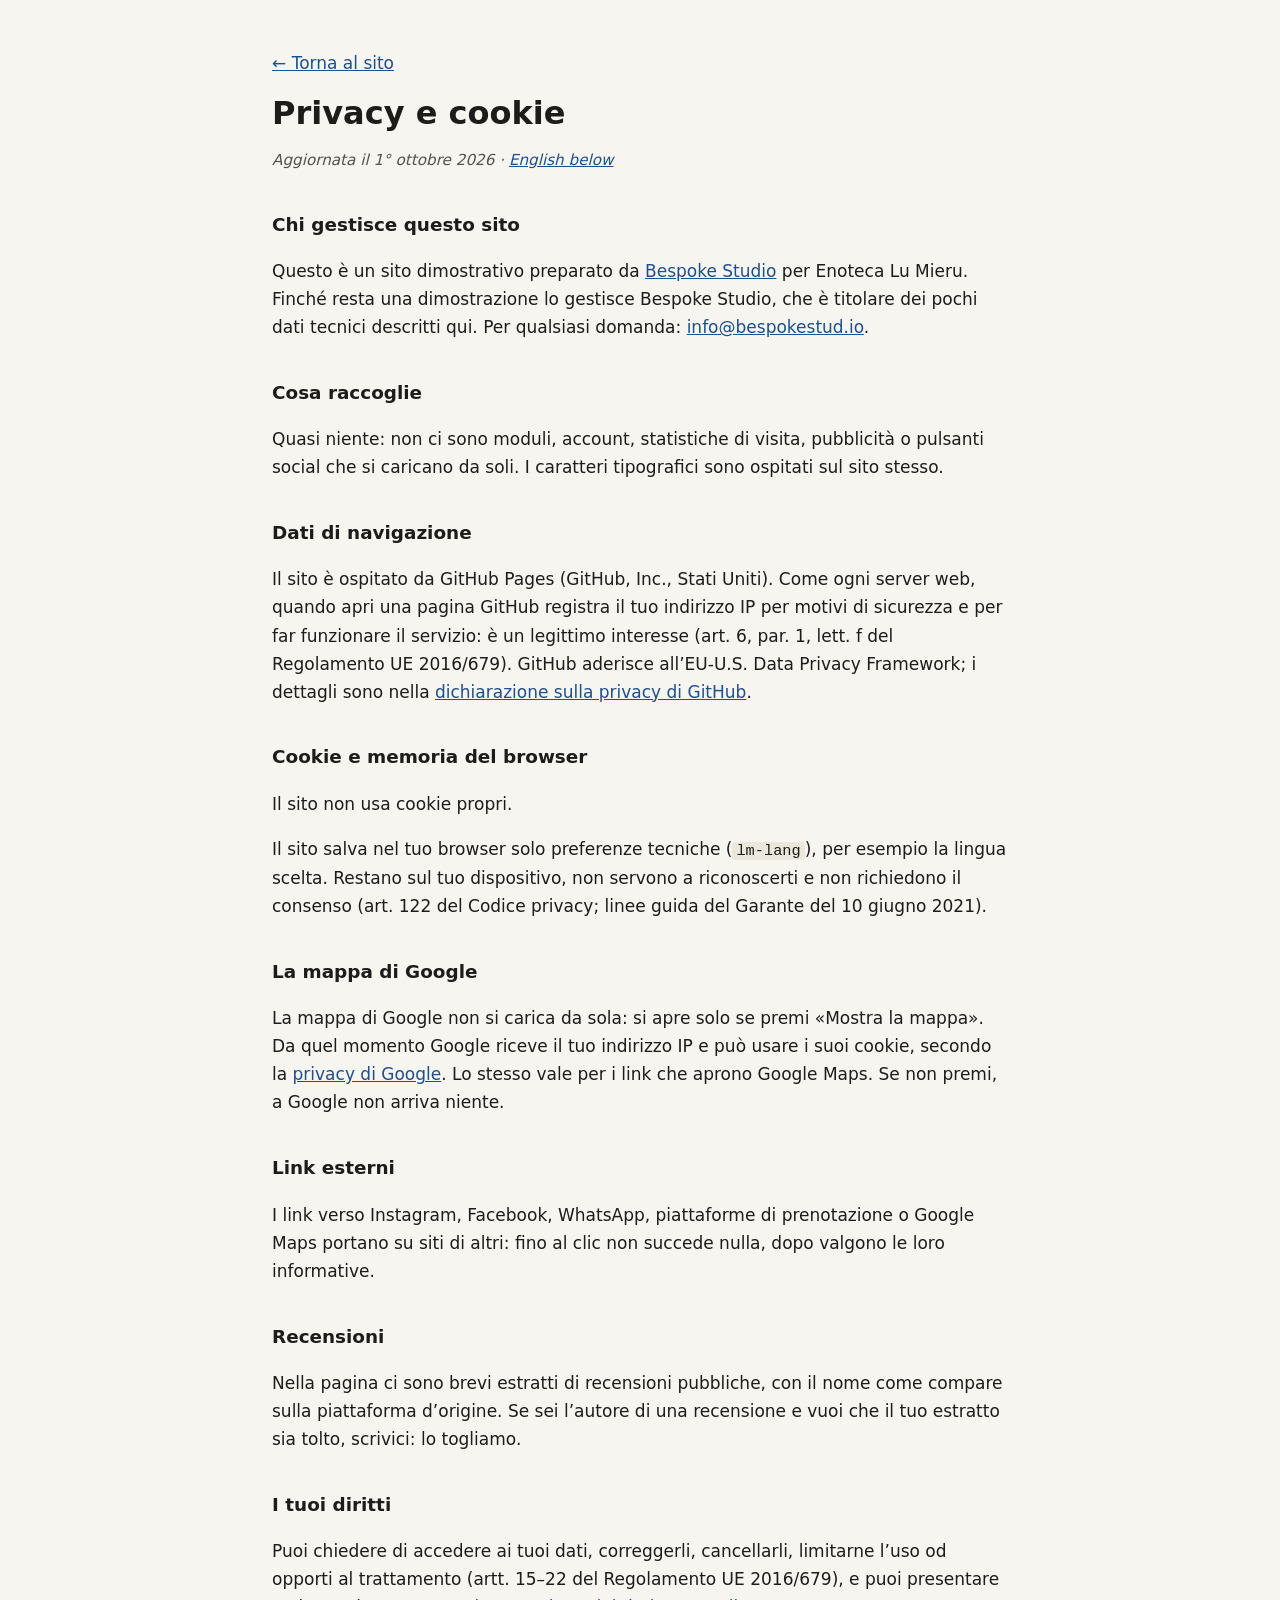
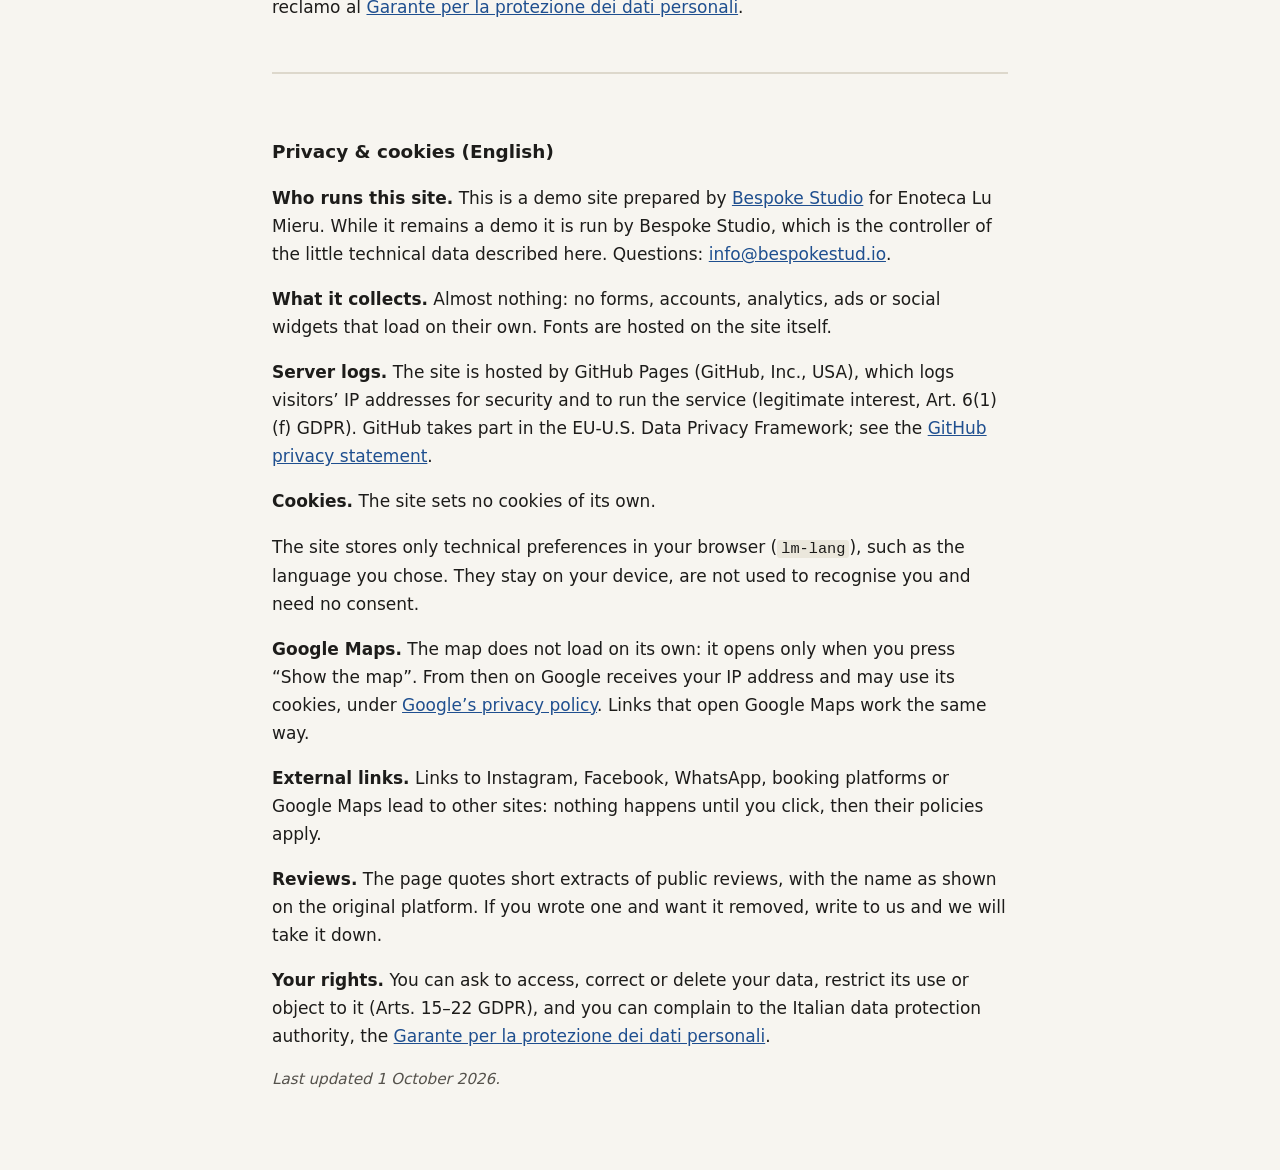
<file: privacy.html>
<!DOCTYPE html>
<html lang="it">
<head>
  <meta charset="UTF-8">
  <meta name="viewport" content="width=device-width, initial-scale=1.0">
  <meta name="robots" content="noindex">
  <title>Privacy e cookie · Enoteca Lu Mieru</title>
  <meta name="description" content="Informativa privacy e cookie del sito Enoteca Lu Mieru.">
  <style>
    body { margin: 0; background: #f7f5f0; color: #1d1c1a; font: 17px/1.65 system-ui, -apple-system, "Segoe UI", Roboto, sans-serif; }
    main { max-width: 46rem; margin: 0 auto; padding: 32px 20px 64px; }
    h1 { font-size: 2rem; line-height: 1.2; margin: 0.4em 0 0.2em; }
    h2 { font-size: 1.15rem; margin: 2em 0 0.4em; }
    a { color: #1f4f8f; }
    .data { color: #55524c; font-style: italic; font-size: 0.95rem; }
    .en { margin-top: 3em; padding-top: 1.5em; border-top: 2px solid #ddd8cc; }
    code { font-size: 0.9em; background: #ebe7dc; padding: 0 4px; border-radius: 3px; }
  </style>
</head>
<body>
<main>
  <p><a href="index.html">← Torna al sito</a></p>
  <h1>Privacy e cookie</h1>
  <p class="data">Aggiornata il 1° ottobre 2026 · <a href="#english" lang="en">English below</a></p>
  <h2>Chi gestisce questo sito</h2>
  <p>Questo è un sito dimostrativo preparato da <a href="https://bespokestud.io" rel="noopener">Bespoke Studio</a> per Enoteca Lu Mieru. Finché resta una dimostrazione lo gestisce Bespoke Studio, che è titolare dei pochi dati tecnici descritti qui. Per qualsiasi domanda: <a href="mailto:info@bespokestud.io">info@bespokestud.io</a>.</p>
  <h2>Cosa raccoglie</h2>
  <p>Quasi niente: non ci sono moduli, account, statistiche di visita, pubblicità o pulsanti social che si caricano da soli. I caratteri tipografici sono ospitati sul sito stesso.</p>
  <h2>Dati di navigazione</h2>
  <p>Il sito è ospitato da GitHub Pages (GitHub, Inc., Stati Uniti). Come ogni server web, quando apri una pagina GitHub registra il tuo indirizzo IP per motivi di sicurezza e per far funzionare il servizio: è un legittimo interesse (art. 6, par. 1, lett. f del Regolamento UE 2016/679). GitHub aderisce all’EU-U.S. Data Privacy Framework; i dettagli sono nella <a href="https://docs.github.com/site-policy/privacy-policies/github-general-privacy-statement" rel="noopener">dichiarazione sulla privacy di GitHub</a>.</p>
  
  <h2>Cookie e memoria del browser</h2>
  <p>Il sito non usa cookie propri.</p>
  <p>Il sito salva nel tuo browser solo preferenze tecniche (<code>lm-lang</code>), per esempio la lingua scelta. Restano sul tuo dispositivo, non servono a riconoscerti e non richiedono il consenso (art. 122 del Codice privacy; linee guida del Garante del 10 giugno 2021).</p>
  <h2>La mappa di Google</h2>
  <p>La mappa di Google non si carica da sola: si apre solo se premi «Mostra la mappa». Da quel momento Google riceve il tuo indirizzo IP e può usare i suoi cookie, secondo la <a href="https://policies.google.com/privacy?hl=it" rel="noopener">privacy di Google</a>. Lo stesso vale per i link che aprono Google Maps. Se non premi, a Google non arriva niente.</p>
  <h2>Link esterni</h2>
  <p>I link verso Instagram, Facebook, WhatsApp, piattaforme di prenotazione o Google Maps portano su siti di altri: fino al clic non succede nulla, dopo valgono le loro informative.</p>
  <h2>Recensioni</h2>
  <p>Nella pagina ci sono brevi estratti di recensioni pubbliche, con il nome come compare sulla piattaforma d’origine. Se sei l’autore di una recensione e vuoi che il tuo estratto sia tolto, scrivici: lo togliamo.</p>
  <h2>I tuoi diritti</h2>
  <p>Puoi chiedere di accedere ai tuoi dati, correggerli, cancellarli, limitarne l’uso od opporti al trattamento (artt. 15–22 del Regolamento UE 2016/679), e puoi presentare reclamo al <a href="https://www.garanteprivacy.it" rel="noopener">Garante per la protezione dei dati personali</a>.</p>
  <div class="en" id="english" lang="en">
    <h2>Privacy &amp; cookies (English)</h2>
    <p><strong>Who runs this site.</strong> This is a demo site prepared by <a href="https://bespokestud.io" rel="noopener">Bespoke Studio</a> for Enoteca Lu Mieru. While it remains a demo it is run by Bespoke Studio, which is the controller of the little technical data described here. Questions: <a href="mailto:info@bespokestud.io">info@bespokestud.io</a>.</p>
    <p><strong>What it collects.</strong> Almost nothing: no forms, accounts, analytics, ads or social widgets that load on their own. Fonts are hosted on the site itself.</p>
    <p><strong>Server logs.</strong> The site is hosted by GitHub Pages (GitHub, Inc., USA), which logs visitors’ IP addresses for security and to run the service (legitimate interest, Art. 6(1)(f) GDPR). GitHub takes part in the EU-U.S. Data Privacy Framework; see the <a href="https://docs.github.com/site-policy/privacy-policies/github-general-privacy-statement" rel="noopener">GitHub privacy statement</a>.</p>
    
    <p><strong>Cookies.</strong> The site sets no cookies of its own.</p>
    <p>The site stores only technical preferences in your browser (<code>lm-lang</code>), such as the language you chose. They stay on your device, are not used to recognise you and need no consent.</p>
    <p><strong>Google Maps.</strong> The map does not load on its own: it opens only when you press “Show the map”. From then on Google receives your IP address and may use its cookies, under <a href="https://policies.google.com/privacy?hl=en" rel="noopener">Google’s privacy policy</a>. Links that open Google Maps work the same way.</p>
    <p><strong>External links.</strong> Links to Instagram, Facebook, WhatsApp, booking platforms or Google Maps lead to other sites: nothing happens until you click, then their policies apply.</p>
    <p><strong>Reviews.</strong> The page quotes short extracts of public reviews, with the name as shown on the original platform. If you wrote one and want it removed, write to us and we will take it down.</p>
    <p><strong>Your rights.</strong> You can ask to access, correct or delete your data, restrict its use or object to it (Arts. 15–22 GDPR), and you can complain to the Italian data protection authority, the <a href="https://www.garanteprivacy.it" rel="noopener">Garante per la protezione dei dati personali</a>.</p>
    <p class="data">Last updated 1 October 2026.</p>
  </div>
</main>
</body>
</html>
</file>
